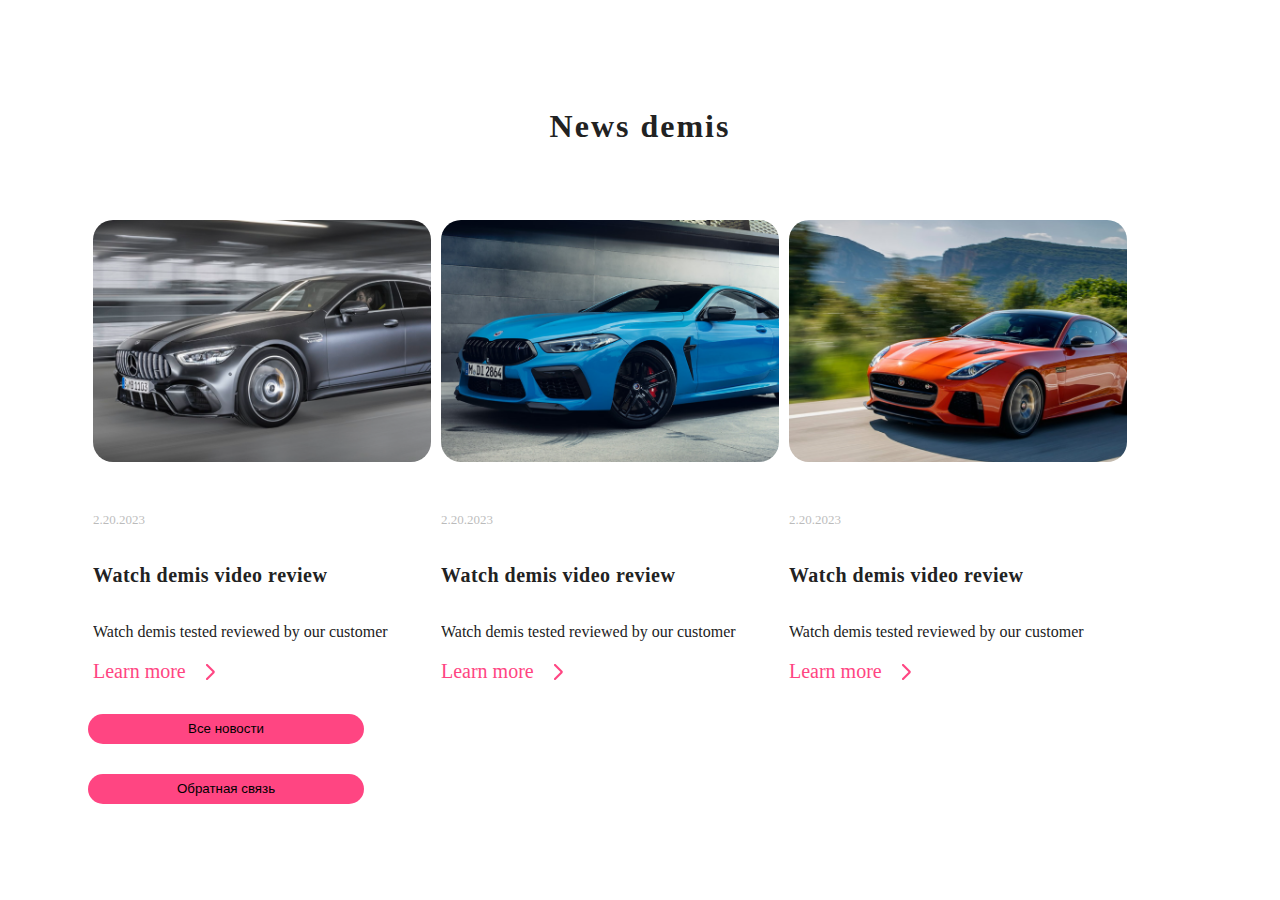
<file: index.html>
<!DOCTYPE html>
<html lang="en">
<head>
    <meta charset="UTF-8">
    <meta http-equiv="X-UA-Compatible" content="IE=edge">
    <meta name="viewport" content="width=device-width, initial-scale=1.0">
    <link href="./css/style.css" rel="stylesheet">
    <title>Demis Главная</title>
</head>
    <body>
        <section class="news-banner">
            <div class="wrapper">
                <div class="news">
                    <h2 class="news-title">News demis</h2>
                    <div class="news-articles">
                        <article class="news-articles__item">
                            <img class="article__preview" src="./assets/img/mercedes.png" alt="article-preview">
                            <div class="article__date" pubdate datetime="2.20.2023">2.20.2023</div>
                            <h3 class="article__title">Watch demis video review</h3>
                            <p class="article__text text-banner">Watch demis tested reviewed by our customer Watch demis tested reviewed by our customer Watch demis tested reviewed by our customer </p>
                            <a class="news__link" src="#">Learn more
                                <img class="learn-more__icon" src="./assets/icons/learn-more.png" alt="learn-more">
                            </a>
                        </article>
                        <article class="news-articles__item">
                            <img class="article__preview" src="./assets/img/bmw.png" alt="article-preview">
                            <div class="article__date" pubdate datetime="2.20.2023">2.20.2023</div>
                            <h3 class="article__title">Watch demis video review</h3>
                            <p class="article__text text-banner">Watch demis tested reviewed by our customer Watch demis tested reviewed by our customer Watch demis tested reviewed by our customer </p>
                            <a class="news__link" src="#">Learn more
                                <img class="learn-more__icon" src="./assets/icons/learn-more.png" alt="learn-more">
                            </a>
                        </article>
                        <article class="news-articles__item">
                            <img class="article__preview" src="./assets/img/jaguar.png" alt="article-preview">
                            <div class="article__date" pubdate datetime="2.20.2023">2.20.2023</div>
                            <h3 class="article__title">Watch demis video review</h3>
                            <p class="article__text text-banner">Watch demis tested reviewed by our customer Watch demis tested reviewed by our customer Watch demis tested reviewed by our customer </p>
                            <a class="news__link" src="#">Learn more
                                <img class="learn-more__icon" src="./assets/icons/learn-more.png" alt="learn-more">
                            </a>
                        </article>
                    </div>
                </div>
                <a class="link__allnews" href="./news/news-demis.html">
                    <button class="banner__button" >Все новости</button>
                </a>
                <br>
                <a class="link__feedback" href="./feedback/feedback.html">
                    <button class="banner__button" >Обратная связь</button>
                </a>
            </div>
        </section>
    </body>
</html>
</file>
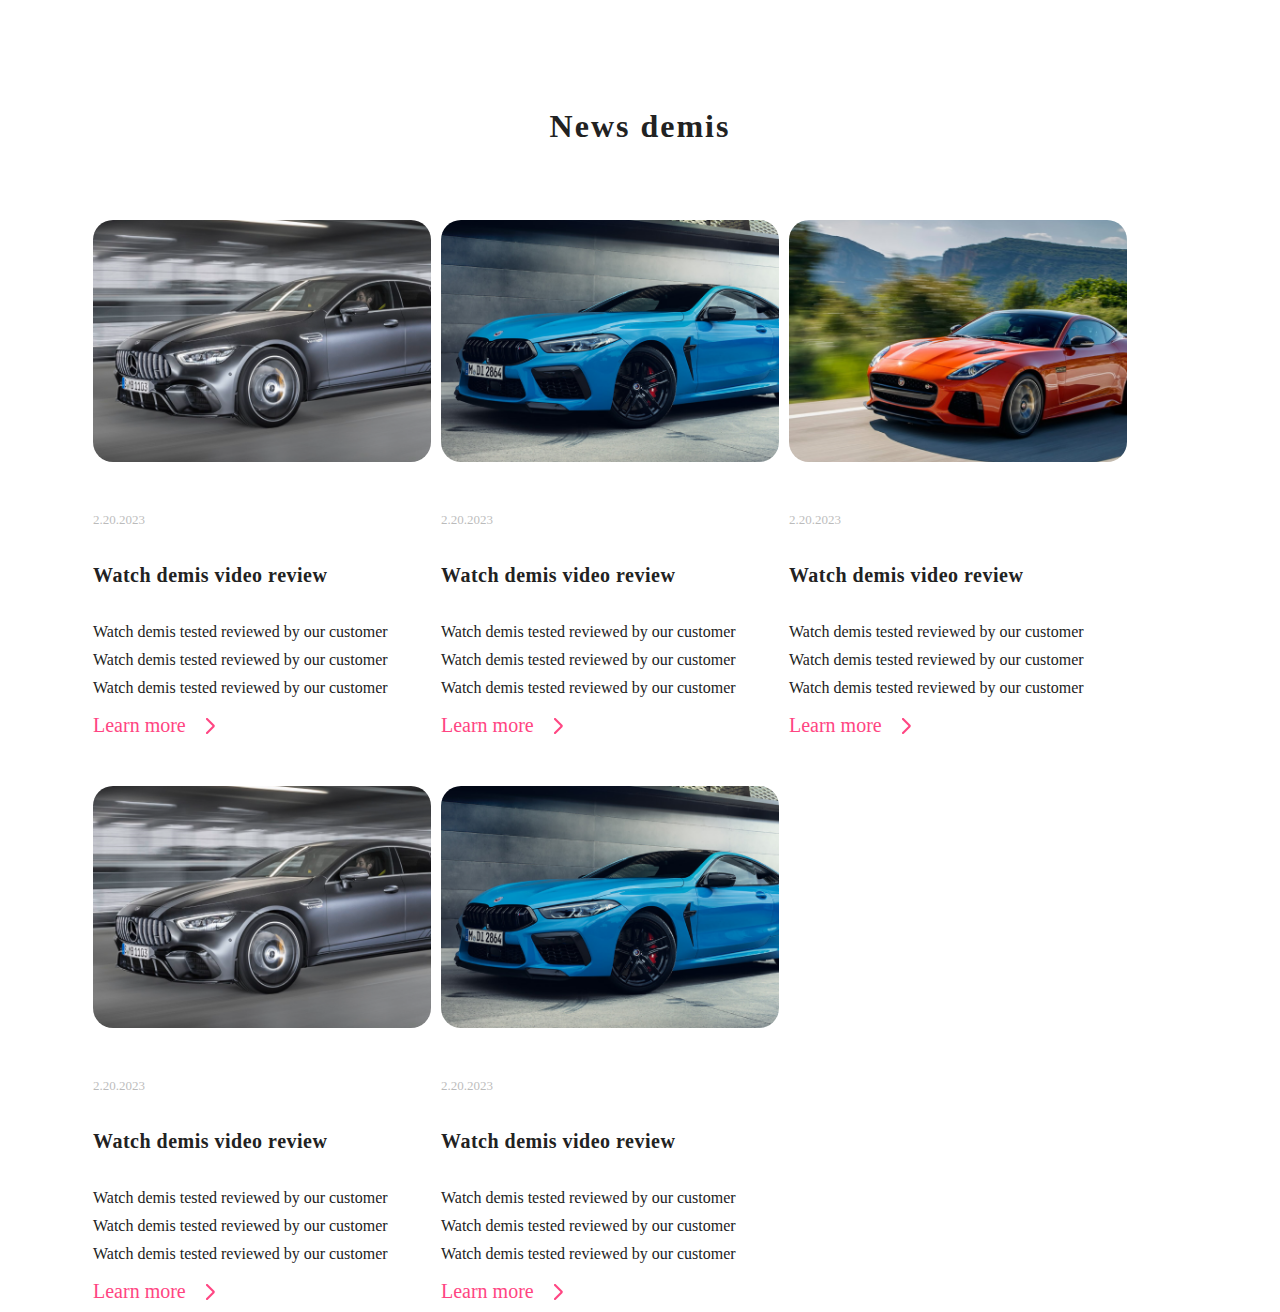
<file: news/news-demis.html>
<!DOCTYPE html>
<html lang="en">
<head>
    <meta charset="UTF-8">
    <meta http-equiv="X-UA-Compatible" content="IE=edge">
    <meta name="viewport" content="width=device-width, initial-scale=1.0">
    <link href="../css/style.css" rel="stylesheet">
    <title>News demis</title>
</head>
    <body>
        <section class="news-banner">
            <div class="wrapper">
                <div class="news">
                    <h2 class="news-title">News demis</h2>
                    <div class="news-articles">
                        <article class="news-articles__item">
                            <img class="article__preview" src="../assets/img/mercedes.png" alt="article-preview">
                            <div class="article__date" pubdate datetime="2.20.2023">2.20.2023</div>
                            <h3 class="article__title">Watch demis video review</h3>
                            <p class="article__text">Watch demis tested reviewed by our customer Watch demis tested reviewed by our customer Watch demis tested reviewed by our customer </p>
                            <a class="news__link" src="#">Learn more
                                <img class="learn-more__icon" src="../assets/icons/learn-more.png" alt="learn-more">
                            </a>
                        </article>
                        <article class="news-articles__item">
                            <img class="article__preview" src="../assets/img/bmw.png" alt="article-preview">
                            <div class="article__date" pubdate datetime="2.20.2023">2.20.2023</div>
                            <h3 class="article__title">Watch demis video review</h3>
                            <p class="article__text">Watch demis tested reviewed by our customer Watch demis tested reviewed by our customer Watch demis tested reviewed by our customer </p>
                            <a class="news__link" src="#">Learn more
                                <img class="learn-more__icon" src="../assets/icons/learn-more.png" alt="learn-more">
                            </a>
                        </article>
                        <article class="news-articles__item">
                            <img class="article__preview" src="../assets/img/jaguar.png" alt="article-preview">
                            <div class="article__date" pubdate datetime="2.20.2023">2.20.2023</div>
                            <h3 class="article__title">Watch demis video review</h3>
                            <p class="article__text">Watch demis tested reviewed by our customer Watch demis tested reviewed by our customer Watch demis tested reviewed by our customer </p>
                            <a class="news__link" src="#">Learn more
                                <img class="learn-more__icon" src="../assets/icons/learn-more.png" alt="learn-more">
                            </a>
                        </article>
                        <article class="news-articles__item">
                            <img class="article__preview" src="../assets/img/mercedes.png" alt="article-preview">
                            <div class="article__date" pubdate datetime="2.20.2023">2.20.2023</div>
                            <h3 class="article__title">Watch demis video review</h3>
                            <p class="article__text">Watch demis tested reviewed by our customer Watch demis tested reviewed by our customer Watch demis tested reviewed by our customer </p>
                            <a class="news__link" src="#">Learn more
                                <img class="learn-more__icon" src="../assets/icons/learn-more.png" alt="learn-more">
                            </a>
                        </article>
                        <article class="news-articles__item">
                            <img class="article__preview" src="../assets/img/bmw.png" alt="article-preview">
                            <div class="article__date" pubdate datetime="2.20.2023">2.20.2023</div>
                            <h3 class="article__title">Watch demis video review</h3>
                            <p class="article__text">Watch demis tested reviewed by our customer Watch demis tested reviewed by our customer Watch demis tested reviewed by our customer </p>
                            <a class="news__link" src="#">Learn more
                                <img class="learn-more__icon" src="../assets/icons/learn-more.png" alt="learn-more">
                            </a>
                        </article>
                    </div>
                </div>
            </div>
        </section>
    </body>
</html>
</file>
<file: css/style.css>
.feedback-title{
    width: 30%;
    color: #be1116;
    font-size: 28px;
    font-weight: 700;
    font-size: 14px;
    text-align: center;
    text-transform: uppercase;
    border: 4px solid #D5D5C8;
    margin: 13% auto;
    padding: 10%;
}

.feedback-name{
    display: flex;
    color: gray;
    font-size: 10px;
    padding: 10px 0;
    width: 50%;
    margin: 0 auto;
}

.feedback-input{
    width: 100%;
    border: 1px solid #b9b9b9;
}

body {
    font-family: 'SFUIDisplay';
    background-color: white;
    font-size: 16px;
    color: #222222;

}

.wrapper {
  max-width: calc(100% - 160px);
  margin: 0 auto;
  padding-left: 80px;
  padding-right: 80px;
}

p{
  font-size: 16px;
}

.news{
  display: flex;
  flex-wrap: wrap;
  justify-content: center;
}

.news-title{
  width: 100%;
  font-size: 32px;
  margin-top: 100px;
  text-align: center;
  font-weight: 600;
  letter-spacing: 2px;
}

.news-articles{
  display: flex;
  flex-wrap: wrap;
}

.news-articles__item{
  max-width: calc(33.33333% - 30px);
  margin: 48px 5px 0;
}

.article__preview{
  width: 100%;
  border-radius: 20px;
  margin-bottom: 40px;
}

.article__date{
  display: flex;
  align-items: center;
  width: 164px;
  height: 28px;
  font-size: 13px;
  opacity: 30%;
  margin-bottom: 13px;
}

.article__title{
  display: flex;
  align-items: center;
  width: 100%;
  height: 44px;
  font-size: 20px;
  font-weight: 600;
  letter-spacing: 0.5px;
}

.article__text{
  width: 100%;
  font-size: 16px;
  margin: 5px 0 12px;
  line-height: 28px;
}

.news__link{
  display: flex;
  align-items: center;
  width: fit-content;
  height: 24px;
  font-size: 20px;
  color: #FF4582;
}

.learn-more__icon{
  width: 9px;
  height: 16px;
  margin: 0 20px 0;
}

.news-single{
  display: flex;
  flex-wrap: wrap;
}

.news-single__images{
  max-width: calc(33.3333% - 32px);
  margin-right: 32px;
}

.news-single__text{
  max-width: 66.6666%
}

.news-single
.news-title{
  text-align: start;
  margin-top: 0px;
}

.news-single
.article__date{ 
  margin: 0 0 30px;
}

.news-single
.news__link
.learn-more__icon{ 
  margin-left: 0;
}


.text-banner {
    width: 100%;
    height: 30px;
    overflow: hidden;
    line-height: 28px;
}

.banner__button{
    width: 25%;
    height: 30px;
    border: 0px;
    border-radius: 25px;
    margin-top: 30px;
    background-color: #FF4582;
}

.feedback-btn{
    width: auto;
    background-color: #be1116;
    border-radius: 0px;
    color: white
}
</file>
